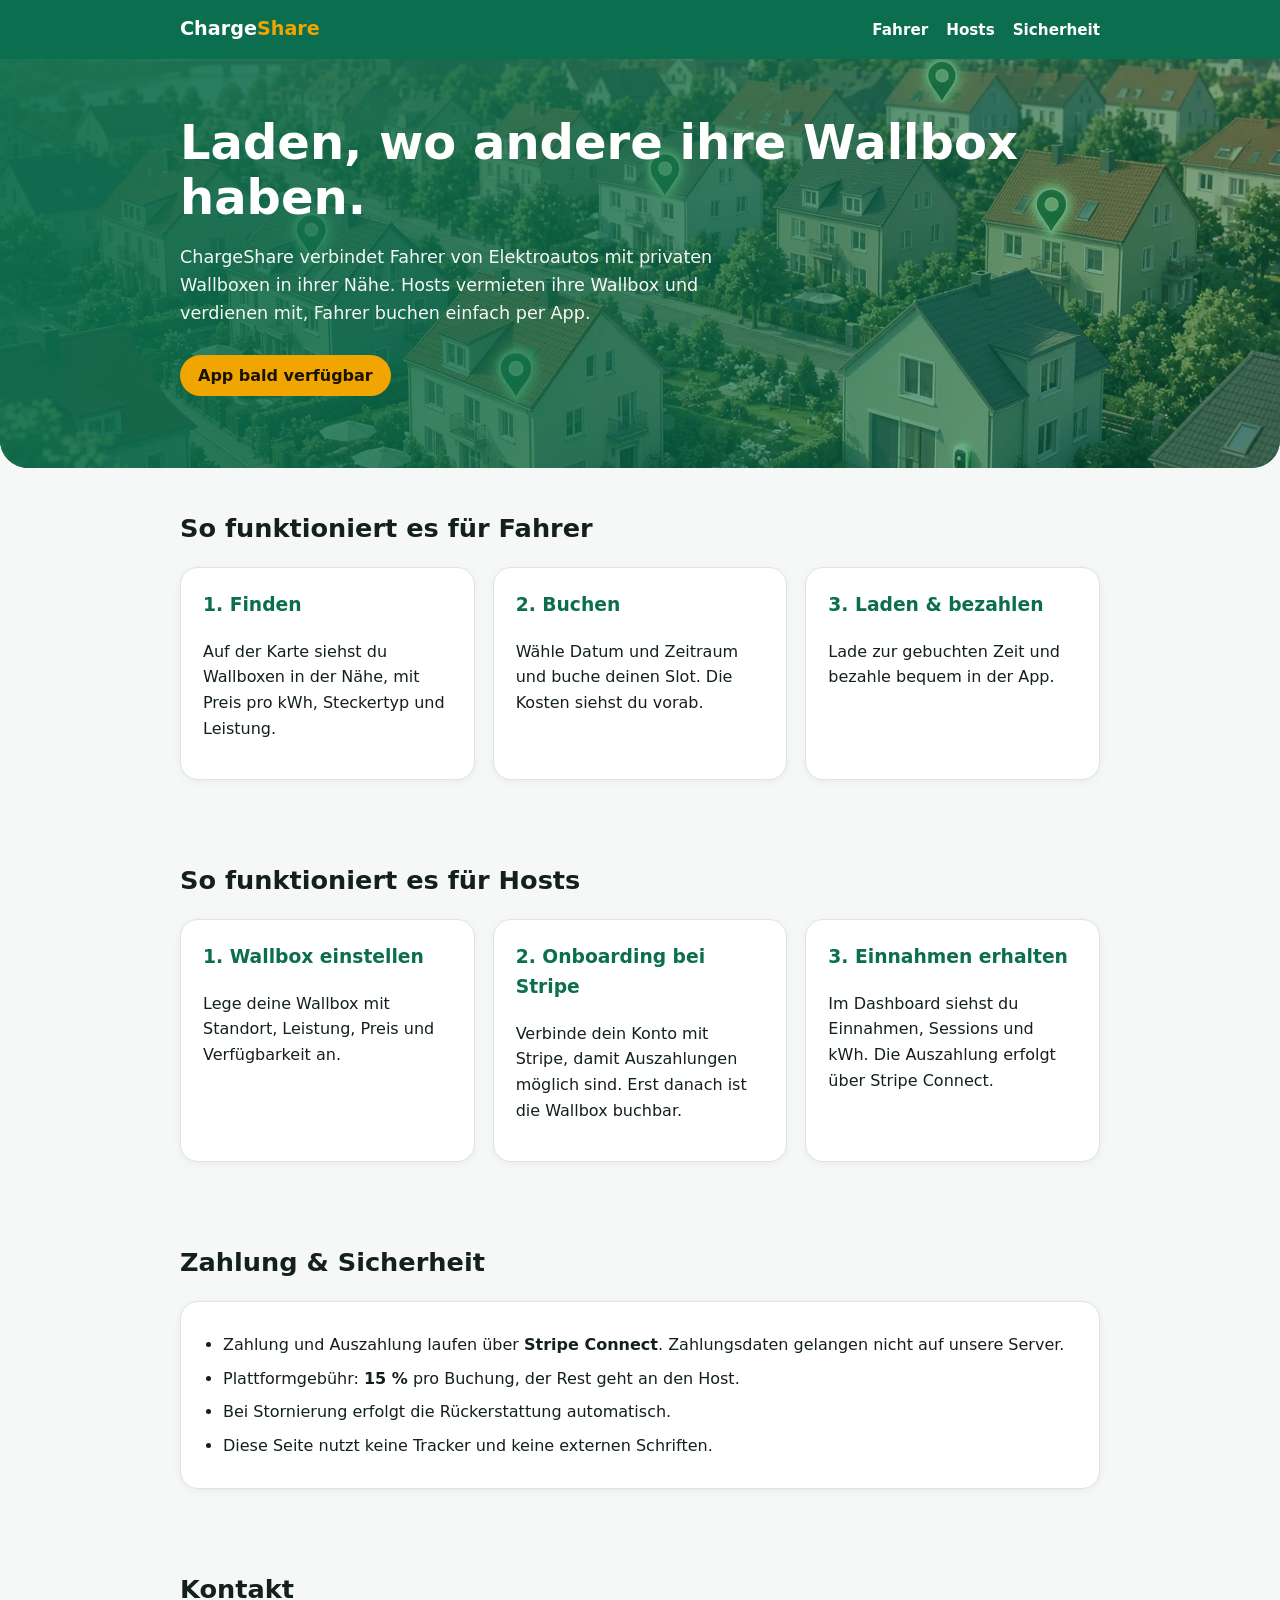
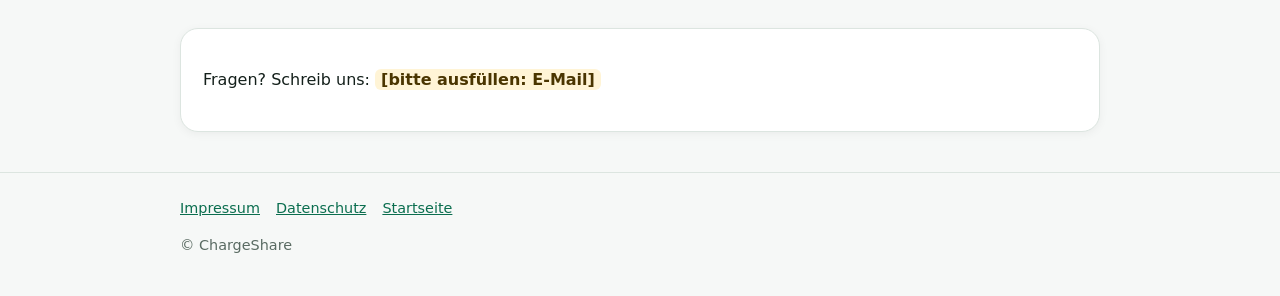
<file: index.html>
<!doctype html>
<html lang="de"><head><meta charset="utf-8"><meta name="viewport" content="width=device-width,initial-scale=1">
<title>ChargeShare – Wallbox teilen</title><meta name="description" content="ChargeShare – private Wallboxen in Deutschland teilen und buchen.">
<meta name="color-scheme" content="light dark"><link rel="stylesheet" href="style.css"></head><body>
<header class="top"><div class="wrap"><a class="brand" href="index.html">Charge<span>Share</span></a>
<nav><a href="index.html#fahrer">Fahrer</a><a href="index.html#hosts">Hosts</a><a href="index.html#sicherheit">Sicherheit</a></nav></div></header>
<div class="hero">
<picture class="hero-media"><source srcset="images/hero.webp" type="image/webp"><img src="images/hero.jpg" width="1280" height="720" alt="" decoding="async" fetchpriority="high"></picture>
<div class="wrap hero-copy"><h1>Laden, wo andere ihre Wallbox haben.</h1>
<p>ChargeShare verbindet Fahrer von Elektroautos mit privaten Wallboxen in ihrer Nähe. Hosts vermieten ihre Wallbox und verdienen mit, Fahrer buchen einfach per App.</p>
<span class="badge">App bald verfügbar</span></div></div>
<main class="wrap">
<section id="fahrer"><h2>So funktioniert es für Fahrer</h2><div class="grid">
<div class="card"><h3>1. Finden</h3><p>Auf der Karte siehst du Wallboxen in der Nähe, mit Preis pro kWh, Steckertyp und Leistung.</p></div>
<div class="card"><h3>2. Buchen</h3><p>Wähle Datum und Zeitraum und buche deinen Slot. Die Kosten siehst du vorab.</p></div>
<div class="card"><h3>3. Laden &amp; bezahlen</h3><p>Lade zur gebuchten Zeit und bezahle bequem in der App.</p></div></div></section>
<section id="hosts"><h2>So funktioniert es für Hosts</h2><div class="grid">
<div class="card"><h3>1. Wallbox einstellen</h3><p>Lege deine Wallbox mit Standort, Leistung, Preis und Verfügbarkeit an.</p></div>
<div class="card"><h3>2. Onboarding bei Stripe</h3><p>Verbinde dein Konto mit Stripe, damit Auszahlungen möglich sind. Erst danach ist die Wallbox buchbar.</p></div>
<div class="card"><h3>3. Einnahmen erhalten</h3><p>Im Dashboard siehst du Einnahmen, Sessions und kWh. Die Auszahlung erfolgt über Stripe Connect.</p></div></div></section>
<section id="sicherheit"><h2>Zahlung &amp; Sicherheit</h2><div class="card"><ul>
<li>Zahlung und Auszahlung laufen über <strong>Stripe Connect</strong>. Zahlungsdaten gelangen nicht auf unsere Server.</li>
<li>Plattformgebühr: <strong>15 %</strong> pro Buchung, der Rest geht an den Host.</li>
<li>Bei Stornierung erfolgt die Rückerstattung automatisch.</li>
<li>Diese Seite nutzt keine Tracker und keine externen Schriften.</li></ul></div></section>
<section id="kontakt"><h2>Kontakt</h2><div class="card"><p>Fragen? Schreib uns: <span class="ph">[bitte ausfüllen: E-Mail]</span></p></div></section>
</main>
<footer><div class="wrap"><a href="impressum.html">Impressum</a><a href="datenschutz.html">Datenschutz</a><a href="index.html">Startseite</a><p>© ChargeShare</p></div></footer></body></html>
</file>
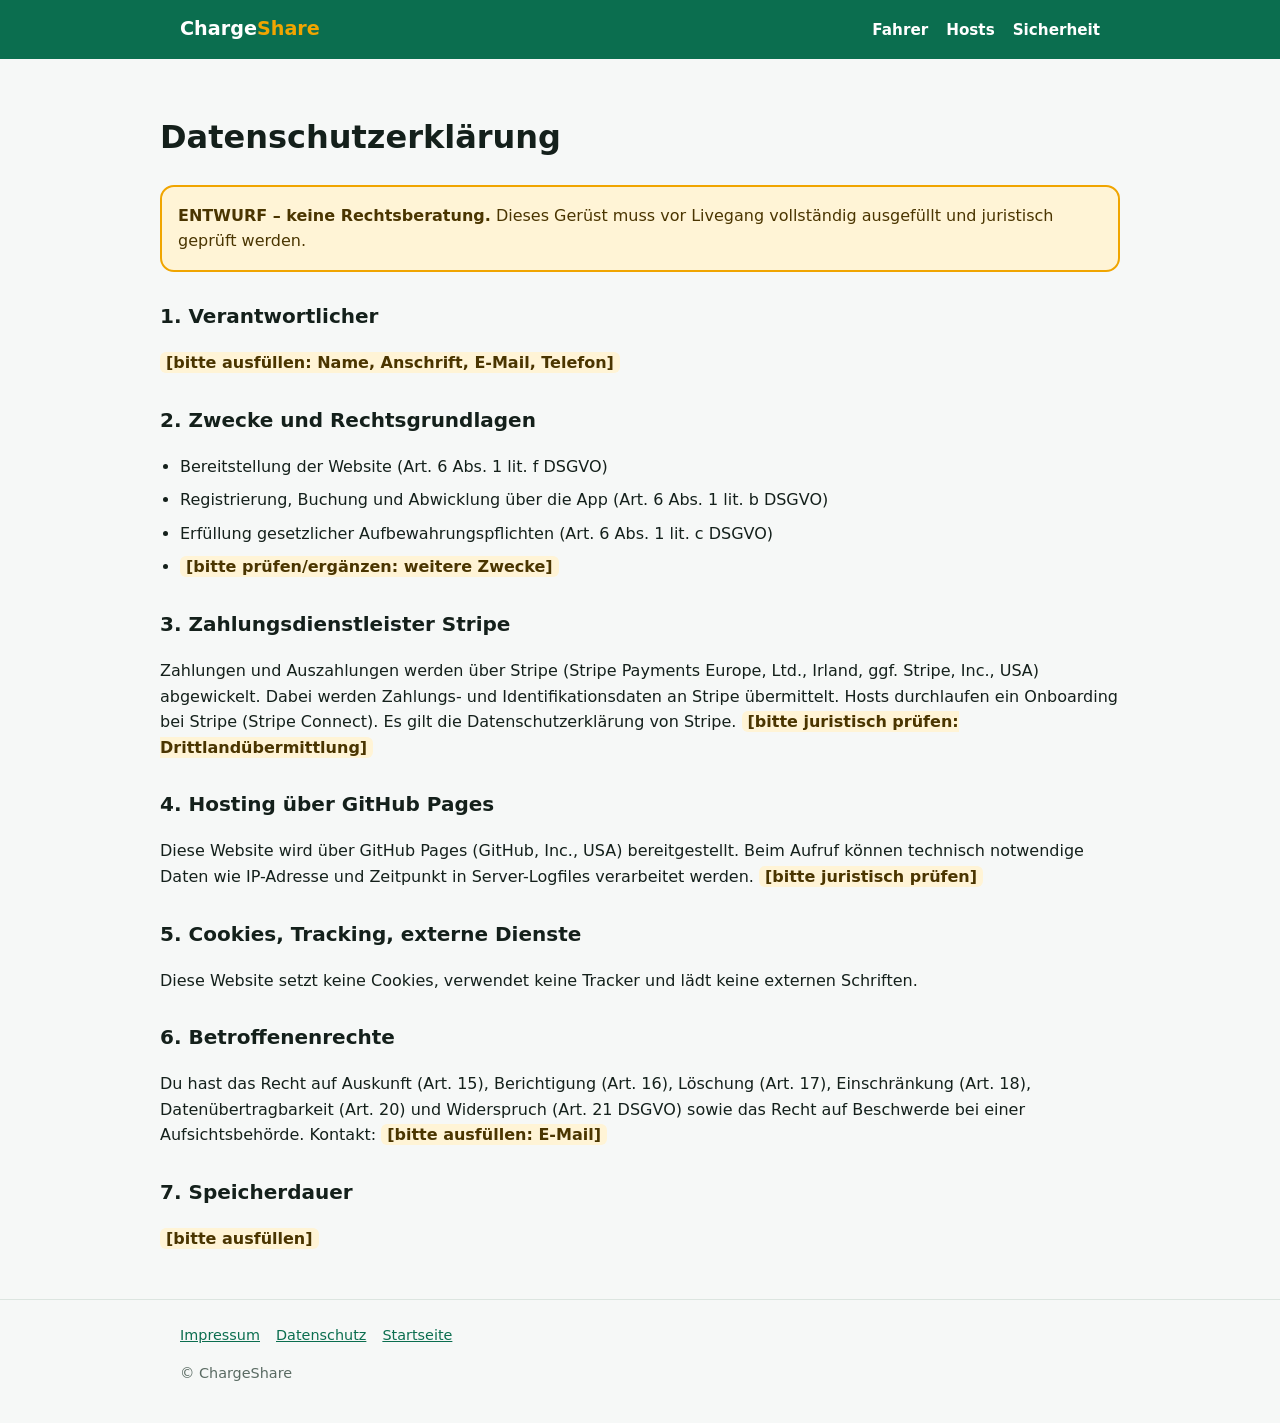
<file: datenschutz.html>
<!doctype html>
<html lang="de"><head><meta charset="utf-8"><meta name="viewport" content="width=device-width,initial-scale=1">
<title>Datenschutz – ChargeShare</title><meta name="description" content="ChargeShare – private Wallboxen in Deutschland teilen und buchen.">
<meta name="color-scheme" content="light dark"><link rel="stylesheet" href="style.css"></head><body>
<header class="top"><div class="wrap"><a class="brand" href="index.html">Charge<span>Share</span></a>
<nav><a href="index.html#fahrer">Fahrer</a><a href="index.html#hosts">Hosts</a><a href="index.html#sicherheit">Sicherheit</a></nav></div></header>
<main class="wrap legal"><h1>Datenschutzerklärung</h1>
<div class="warn"><strong>ENTWURF – keine Rechtsberatung.</strong> Dieses Gerüst muss vor Livegang vollständig ausgefüllt und juristisch geprüft werden.</div>
<h2>1. Verantwortlicher</h2>
<p><span class="ph">[bitte ausfüllen: Name, Anschrift, E-Mail, Telefon]</span></p>
<h2>2. Zwecke und Rechtsgrundlagen</h2>
<ul><li>Bereitstellung der Website (Art. 6 Abs. 1 lit. f DSGVO)</li>
<li>Registrierung, Buchung und Abwicklung über die App (Art. 6 Abs. 1 lit. b DSGVO)</li>
<li>Erfüllung gesetzlicher Aufbewahrungspflichten (Art. 6 Abs. 1 lit. c DSGVO)</li>
<li><span class="ph">[bitte prüfen/ergänzen: weitere Zwecke]</span></li></ul>
<h2>3. Zahlungsdienstleister Stripe</h2>
<p>Zahlungen und Auszahlungen werden über Stripe (Stripe Payments Europe, Ltd., Irland, ggf. Stripe, Inc., USA) abgewickelt. Dabei werden Zahlungs- und Identifikationsdaten an Stripe übermittelt. Hosts durchlaufen ein Onboarding bei Stripe (Stripe Connect). Es gilt die Datenschutzerklärung von Stripe. <span class="ph">[bitte juristisch prüfen: Drittlandübermittlung]</span></p>
<h2>4. Hosting über GitHub Pages</h2>
<p>Diese Website wird über GitHub Pages (GitHub, Inc., USA) bereitgestellt. Beim Aufruf können technisch notwendige Daten wie IP-Adresse und Zeitpunkt in Server-Logfiles verarbeitet werden. <span class="ph">[bitte juristisch prüfen]</span></p>
<h2>5. Cookies, Tracking, externe Dienste</h2>
<p>Diese Website setzt keine Cookies, verwendet keine Tracker und lädt keine externen Schriften.</p>
<h2>6. Betroffenenrechte</h2>
<p>Du hast das Recht auf Auskunft (Art. 15), Berichtigung (Art. 16), Löschung (Art. 17), Einschränkung (Art. 18), Datenübertragbarkeit (Art. 20) und Widerspruch (Art. 21 DSGVO) sowie das Recht auf Beschwerde bei einer Aufsichtsbehörde. Kontakt: <span class="ph">[bitte ausfüllen: E-Mail]</span></p>
<h2>7. Speicherdauer</h2><p><span class="ph">[bitte ausfüllen]</span></p>
</main>
<footer><div class="wrap"><a href="impressum.html">Impressum</a><a href="datenschutz.html">Datenschutz</a><a href="index.html">Startseite</a><p>© ChargeShare</p></div></footer></body></html>
</file>
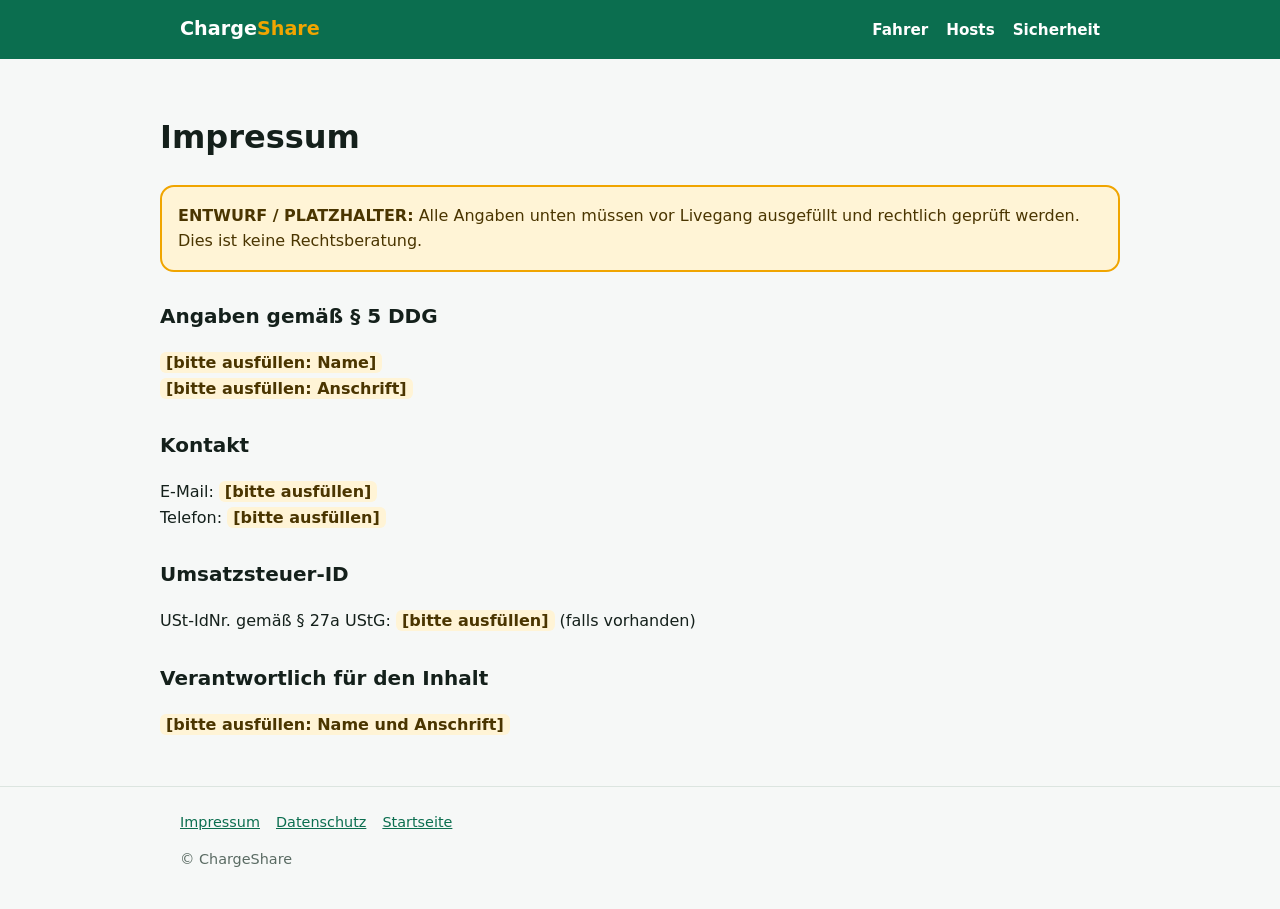
<file: impressum.html>
<!doctype html>
<html lang="de"><head><meta charset="utf-8"><meta name="viewport" content="width=device-width,initial-scale=1">
<title>Impressum – ChargeShare</title><meta name="description" content="ChargeShare – private Wallboxen in Deutschland teilen und buchen.">
<meta name="color-scheme" content="light dark"><link rel="stylesheet" href="style.css"></head><body>
<header class="top"><div class="wrap"><a class="brand" href="index.html">Charge<span>Share</span></a>
<nav><a href="index.html#fahrer">Fahrer</a><a href="index.html#hosts">Hosts</a><a href="index.html#sicherheit">Sicherheit</a></nav></div></header>
<main class="wrap legal"><h1>Impressum</h1>
<div class="warn"><strong>ENTWURF / PLATZHALTER:</strong> Alle Angaben unten müssen vor Livegang ausgefüllt und rechtlich geprüft werden. Dies ist keine Rechtsberatung.</div>
<h2>Angaben gemäß § 5 DDG</h2>
<p><span class="ph">[bitte ausfüllen: Name]</span><br><span class="ph">[bitte ausfüllen: Anschrift]</span></p>
<h2>Kontakt</h2>
<p>E-Mail: <span class="ph">[bitte ausfüllen]</span><br>Telefon: <span class="ph">[bitte ausfüllen]</span></p>
<h2>Umsatzsteuer-ID</h2><p>USt-IdNr. gemäß § 27a UStG: <span class="ph">[bitte ausfüllen]</span> (falls vorhanden)</p>
<h2>Verantwortlich für den Inhalt</h2><p><span class="ph">[bitte ausfüllen: Name und Anschrift]</span></p>
</main>
<footer><div class="wrap"><a href="impressum.html">Impressum</a><a href="datenschutz.html">Datenschutz</a><a href="index.html">Startseite</a><p>© ChargeShare</p></div></footer></body></html>
</file>
<file: style.css>
:root{--g:#0B6E4F;--a:#F0A500;--bg:#F6F8F7;--card:#fff;--tx:#14201B;--mut:#5A6B63;--bd:#DCE5E0;--gt:#0B6E4F}
@media(prefers-color-scheme:dark){:root{--bg:#0E1512;--card:#17211C;--tx:#E8F0EC;--mut:#9FB1A8;--bd:#26352E;--gt:#4FCB9F}}
*{box-sizing:border-box}
body{margin:0;background:var(--bg);color:var(--tx);font-family:"Plus Jakarta Sans",system-ui,-apple-system,"Segoe UI",Roboto,Helvetica,Arial,sans-serif;line-height:1.6}
a{color:var(--gt)}
.wrap{max-width:960px;margin:0 auto;padding:0 20px}
header.top{background:var(--g);color:#fff}
header.top .wrap{display:flex;justify-content:space-between;align-items:center;padding:14px 20px}
header.top a{color:#fff;text-decoration:none;font-weight:600}
.brand{font-size:1.2rem;font-weight:800}
.brand span{color:var(--a)}
nav a{margin-left:18px;font-size:.95rem}
.hero{position:relative;overflow:hidden;color:#fff;padding:56px 0 72px;border-radius:0 0 28px 28px;background:var(--g);min-height:280px}
.hero-media{position:absolute;inset:0;z-index:0}
.hero-media img{width:100%;height:100%;object-fit:cover;display:block}
.hero::after{content:"";position:absolute;inset:0;z-index:1;background:linear-gradient(105deg,rgba(11,110,79,.92) 0%,rgba(11,110,79,.78) 45%,rgba(11,110,79,.45) 100%)}
.hero-copy{position:relative;z-index:2}
.hero h1{font-size:clamp(1.9rem,5vw,3rem);line-height:1.15;margin:0 0 14px;font-weight:800}
.hero p{max-width:560px;font-size:1.1rem;opacity:.95}
@media(max-width:640px){.hero{padding:40px 0 56px;min-height:220px}.hero::after{background:linear-gradient(180deg,rgba(11,110,79,.88) 0%,rgba(11,110,79,.7) 100%)}}
.badge{display:inline-block;background:var(--a);color:#1b1300;font-weight:700;padding:8px 18px;border-radius:999px;margin-top:10px}
section{padding:40px 0}
h2{font-size:1.6rem;margin:0 0 18px}
.grid{display:grid;grid-template-columns:repeat(auto-fit,minmax(260px,1fr));gap:18px}
.card{background:var(--card);border:1px solid var(--bd);border-radius:18px;padding:22px;box-shadow:0 2px 10px rgba(0,0,0,.05)}
.card h3{margin-top:0;color:var(--gt)}
ol,ul{padding-left:20px;margin:0}
li{margin:8px 0}
.warn{background:#FFF4D6;color:#4a3500;border:2px solid var(--a);border-radius:14px;padding:16px;margin:20px 0}
.ph{background:#FFF4D6;color:#4a3500;padding:1px 6px;border-radius:6px;font-weight:600}
footer{border-top:1px solid var(--bd);padding:24px 0;color:var(--mut);font-size:.9rem}
footer a{margin-right:16px}
main.legal{padding:32px 0}
main.legal h2{margin-top:28px;font-size:1.25rem}
</file>
